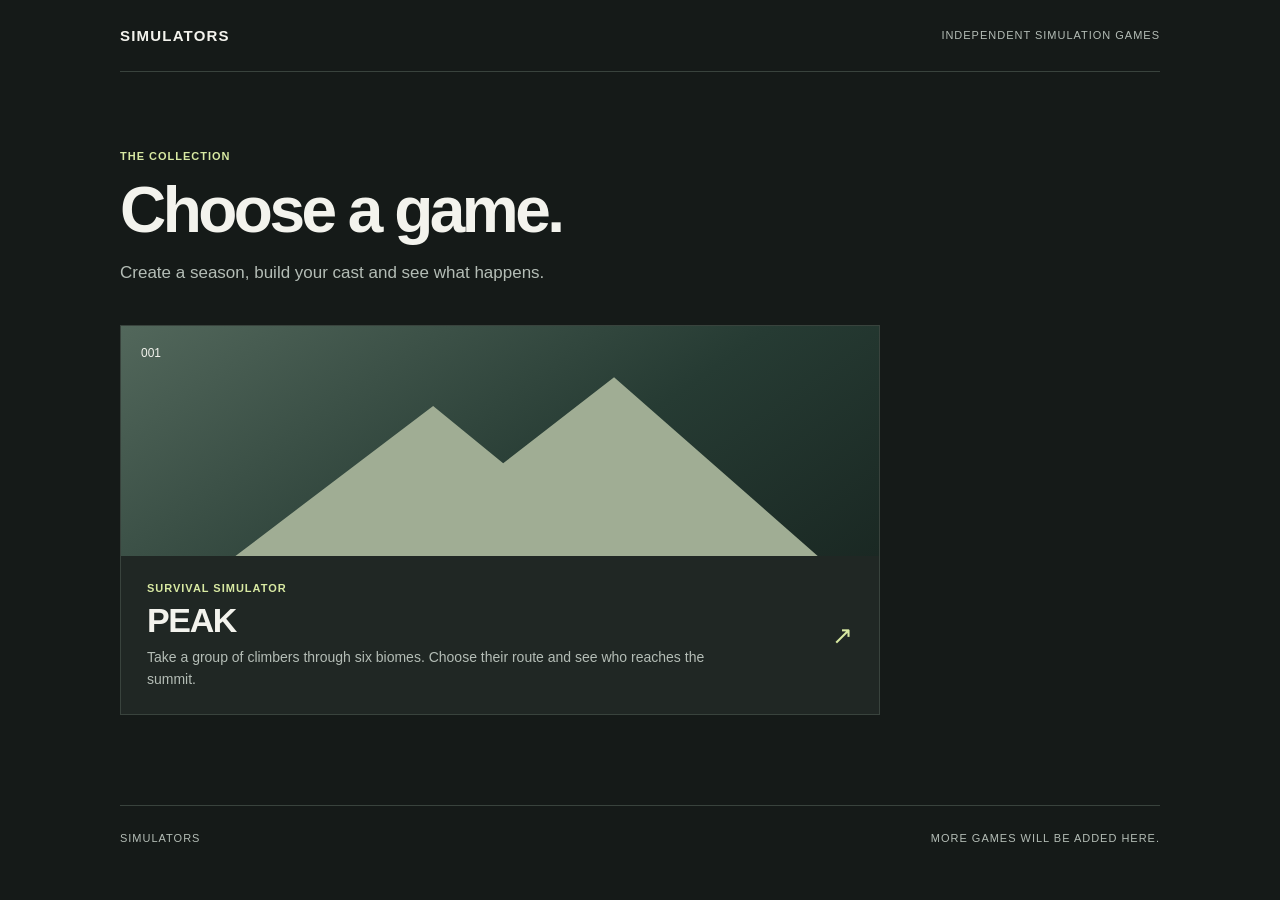
<file: index.html>
<!doctype html>
<html lang="en"> 
<head>
<meta charset="utf-8">
<meta name="viewport" content="width=device-width, initial-scale=1">
<meta name="theme-color" content="#151a18">
<meta name="description" content="A collection of customisable simulation games.">
<title>Simulators</title>
<link rel="stylesheet" href="styles.css">
</head>
<body>
<div class="page">
<header class="header"><a class="brand" href="index.html">SIMULATORS</a><span class="header-note">INDEPENDENT SIMULATION GAMES</span></header>
<main>
<section class="intro"><p class="kicker">THE COLLECTION</p><h1>Choose a game.</h1><p class="intro-copy">Create a season, build your cast and see what happens.</p></section>
<section class="games" aria-label="Available simulators">
<a class="game-card" href="peak/index.html">
<div class="game-image"><span>001</span><div class="mountain-shape"></div></div>
<div class="game-details"><div><p class="kicker">SURVIVAL SIMULATOR</p><h2>PEAK</h2><p>Take a group of climbers through six biomes. Choose their route and see who reaches the summit.</p></div><span class="arrow" aria-hidden="true">↗</span></div>
</a>
</section>
</main>
<footer><span>SIMULATORS</span><span>MORE GAMES WILL BE ADDED HERE.</span></footer>
</div>
</body>
</html>
</file>
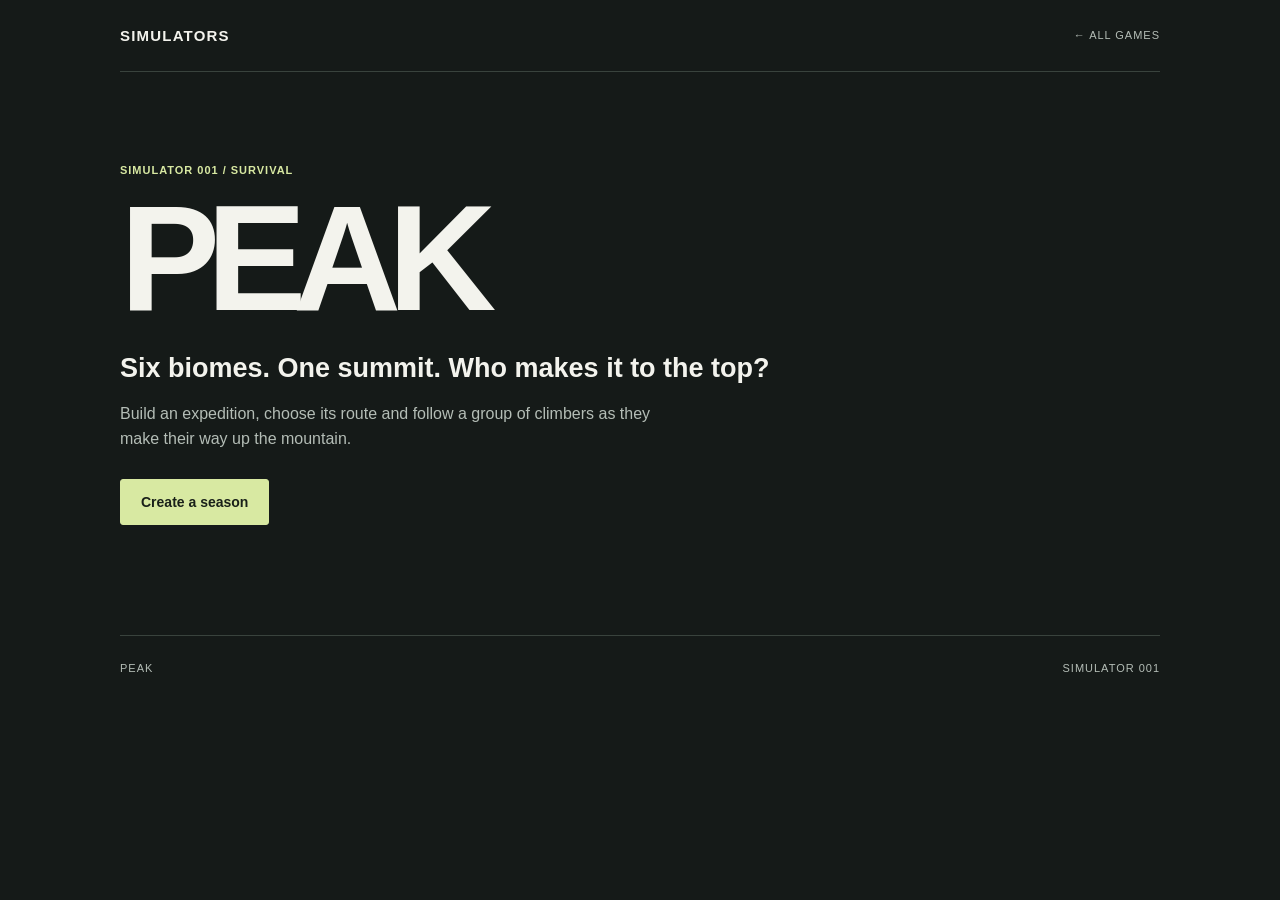
<file: peak/index.html>
<!doctype html>
<html lang="en">
<head> 
<meta charset="utf-8">
<meta name="viewport" content="width=device-width, initial-scale=1">
<meta name="theme-color" content="#151a18">
<title>PEAK</title>
<link rel="stylesheet" href="../styles.css">
<link rel="stylesheet" href="peak.css">
</head>
<body>
<div class="page">
<header class="header"><a class="brand" href="../index.html">SIMULATORS</a><a class="header-note" href="../index.html">← ALL GAMES</a></header>
<main>
<section class="peak-intro">
<p class="kicker">SIMULATOR 001 / SURVIVAL</p>
<h1>PEAK</h1>
<p class="peak-summary">Six biomes. One summit. Who makes it to the top?</p>
<p class="peak-description">Build an expedition, choose its route and follow a group of climbers as they make their way up the mountain.</p>
<button class="button" id="startSetup" type="button">Create a season</button>
</section>
<section class="setup hidden" id="setupSection">
<div class="section-heading"><div><p class="kicker">NEW SEASON · STEP 1 OF 5</p><h2>Season details</h2></div></div>
<form id="seasonForm">
<div class="field"><label for="seasonName">Season name</label><input id="seasonName" name="seasonName" maxlength="50" required value="The Long Way Up" autocomplete="off"></div>
<div class="field"><label for="climberCount">Number of climbers</label><input id="climberCount" name="climberCount" type="number" min="4" max="24" required value="16"></div>
<div class="field"><label for="seasonMode">Season length</label><select id="seasonMode" name="seasonMode"><option value="standard">Standard</option><option value="extended">Extended</option></select></div>
<p class="form-help">Every route starts at Shore and ends at The Peak.</p>
<div class="form-actions"><button class="button button-secondary" id="cancelSetup" type="button">Cancel</button><button class="button" type="submit">Continue to biomes →</button></div>
<p class="form-error" id="formError" role="alert"></p>
</form>
</section>
</main>
<footer><span>PEAK</span><span>SIMULATOR 001</span></footer>
</div>
<script src="peak.js"></script>
</body>
</html>
</file>
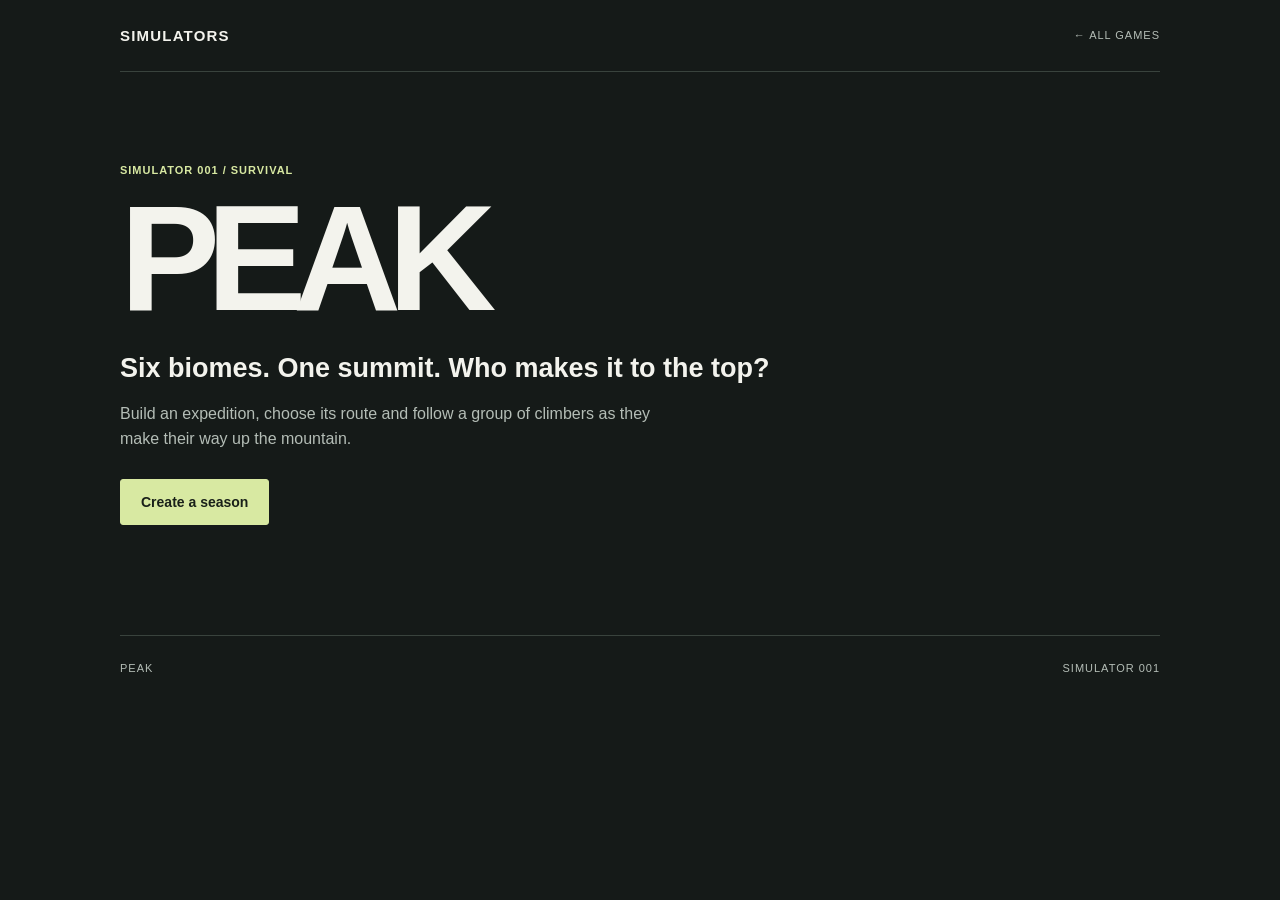
<file: peak/biomes.html>
<!doctype html>
<html lang="en">
<head>
<meta charset="utf-8">
<meta name="viewport" content="width=device-width, initial-scale=1">
<meta name="theme-color" content="#151a18"> 
<title>PEAK · Choose your route</title>
<link rel="stylesheet" href="../styles.css">
<link rel="stylesheet" href="peak.css">
<link rel="stylesheet" href="biomes.css">
</head>
<body>
<div class="page">
<header class="header"><a class="brand" href="../index.html">SIMULATORS</a><a class="header-note" href="index.html">← SEASON DETAILS</a></header>
<main class="biome-page">
<div class="step-label"><span>STEP 2 OF 5</span><span>BIOME ROUTE</span></div>
<section class="route-intro"><p class="kicker">EXPEDITION SETUP</p><h1>Choose your route</h1><p>Pick one biome at each fork. Your fourth choice determines the fifth biome.</p></section>
<div class="route-list">
<section class="route-row fixed"><div class="route-index">1</div><div class="route-content"><h2>Shore</h2><p>Starting biome · always included</p></div><span class="route-state">FIXED</span></section>
<section class="route-row"><div class="route-index">2</div><div class="route-content"><h2>Second biome</h2><div class="choices"><button type="button" class="choice selected" data-slot="second" data-value="tropics" aria-pressed="true">Tropics</button><button type="button" class="choice" data-slot="second" data-value="roots" aria-pressed="false">Roots</button></div></div></section>
<section class="route-row"><div class="route-index">3</div><div class="route-content"><h2>Third biome</h2><div class="choices"><button type="button" class="choice selected" data-slot="third" data-value="mesa" aria-pressed="true">Mesa</button><button type="button" class="choice" data-slot="third" data-value="alpine" aria-pressed="false">Alpine</button></div></div></section>
<section class="route-row"><div class="route-index">4</div><div class="route-content"><h2>Fourth biome</h2><div class="choices"><button type="button" class="choice selected" data-slot="fourth" data-value="gloom" aria-pressed="true">Gloom</button><button type="button" class="choice" data-slot="fourth" data-value="caldera" aria-pressed="false">Caldera</button></div></div></section>
<section class="route-row linked"><div class="route-index">5</div><div class="route-content"><h2 id="fifthTitle">The Citadel</h2><p id="fifthDescription">Automatically paired with Gloom.</p></div><span class="route-state">LINKED</span></section>
<section class="route-row fixed"><div class="route-index">6</div><div class="route-content"><h2>The Peak</h2><p>Final destination · always included</p></div><span class="route-state">FIXED</span></section>
</div>
<div class="route-actions"><a class="back-button" href="index.html">Back</a><div><p class="save-message" id="saveMessage" role="status"></p><button class="button" id="saveRoute" type="button">Save route</button></div></div>
</main>
<footer><span>PEAK</span><span>SIMULATOR 001</span></footer>
</div>
<script src="biomes.js"></script>
</body>
</html>
</file>
<file: styles.css>
:root{color-scheme:dark;--bg:#151a18;--surface:#202724;--surface-hover:#27312c;--text:#f3f3ed;--muted:#b4bdb6;--line:#39433d;--accent:#d8e9a2;font-family:Arial, Helvetica,sans-serif}*{box-sizing:border-box}body{margin:0;background:var(--bg);color:var(--text);font-family:Arial,Helvetica,sans-serif;font-size:16px;line-height:1.55}a{color:inherit;text-decoration:none}.page{width:min(100% - 48px,1040px);margin:0 auto}.header{height:72px;display:flex;align-items:center;justify-content:space-between;border-bottom:1px solid var(--line)}.brand{font-size:15px;font-weight:700;letter-spacing:.08em}.header-note,.kicker,footer{font-size:11px;letter-spacing:.09em;color:var(--muted)}.intro{padding:76px 0 38px}.kicker{margin:0 0 12px;color:var(--accent);font-weight:700}.intro h1{font-size:clamp(38px,6vw,64px);letter-spacing:-.055em;line-height:1.05;margin:0}.intro-copy{color:var(--muted);font-size:17px;margin:16px 0 0}.games{padding-bottom:90px}.game-card{display:block;max-width:760px;background:var(--surface);border:1px solid var(--line);transition:background .15s,border-color .15s}.game-card:hover,.game-card:focus-visible{background:var(--surface-hover);border-color:var(--accent)}.game-image{height:230px;position:relative;overflow:hidden;background:linear-gradient(145deg,#52675b,#263b33 60%,#1a2823)}.game-image>span{position:absolute;top:18px;left:20px;font-size:12px;color:#f3f3ed}.mountain-shape{position:absolute;left:15%;right:8%;bottom:-1px;height:78%;background:#a0ad94;clip-path:polygon(0 100%,34% 16%,46% 48%,65% 0,100% 100%)}.game-details{display:flex;justify-content:space-between;gap:25px;align-items:center;padding:24px 26px}.game-details .kicker{margin-bottom:5px}.game-details h2{font-size:34px;line-height:1.1;margin:0 0 8px;letter-spacing:-.04em}.game-details p:last-child{max-width:560px;margin:0;color:var(--muted);font-size:14px}.arrow{font-size:25px;color:var(--accent)}footer{min-height:65px;border-top:1px solid var(--line);display:flex;justify-content:space-between;align-items:center;gap:15px}@media(max-width:600px){.page{width:min(100% - 32px,1040px)}.header{height:62px}.header-note{font-size:9px}.intro{padding:55px 0 30px}.game-image{height:175px}.game-details{padding:20px;gap:12px}.game-details h2{font-size:30px}footer{font-size:9px}}
</file>
<file: peak/peak.css>
.peak-intro{max-width:690px;padding:90px 0 110px}.peak-intro h1{font-size:clamp(76px,14vw,150px);line-height:.9;letter-spacing:-.09em;margin:0 0 22px}.peak-summary{font-size:clamp(20px,3vw,27px);font-weight:600;margin:0 0 12px}.peak-description{max-width:540px;color:var(--muted);font-size:16px;margin:0 0 28px}.button{display:inline-flex;align-items:center;justify-content:center;min-height:46px;padding:0 20px;background:var(--accent);color:#192019;border:1px solid var(--accent);border-radius:3px;font:700 14px Arial,Helvetica,sans-serif;cursor:pointer}.button:hover,.button:focus-visible{background:#e7f3c4}.button-secondary{background:transparent;color:var(--text);border-color:var(--line)}.button-secondary:hover{background:var(--surface)}.setup{max-width:650px;padding:30px 0 90px;border-top:1px solid var(--line)}.hidden{display:none!important}.section-heading h2{font-size:30px;margin:0 0 24px;letter-spacing:-.04em}.field{margin:0 0 20px}.field label{display:block;font-size:14px;font-weight:700;margin-bottom:8px}.field input,.field select{display:block;width:100%;min-height:46px;padding:10px 12px;border:1px solid #58635b;border-radius:3px;background:#202724;color:var(--text);font:16px Arial,Helvetica,sans-serif}.field input:focus,.field select:focus{outline:2px solid var(--accent);outline-offset:2px}.form-help{color:var(--muted);font-size:13px;margin:22px 0}.form-actions{display:flex;justify-content:space-between;gap:12px;margin-top:26px}.form-error{min-height:20px;color:#ffb4a9;font-size:13px;margin:12px 0 0}@media(max-width:600px){.peak-intro{padding:65px 0 75px}.peak-description{font-size:15px}.form-actions{flex-direction:column-reverse}.form-actions .button{width:100%}}
</file>
<file: peak/biomes.css>
.biome-page{max-width:760px;margin:0 auto;padding:48px 0 90px}.step-label{display:flex;justify-content:space-between; padding-bottom:14px;border-bottom:1px solid var(--line);font-size:11px;font-weight:700;letter-spacing:.08em;color:var(--muted)}.route-intro{padding:42px 0 28px}.route-intro h1{font-size:clamp(36px,6vw,54px);letter-spacing:-.055em;line-height:1.05;margin:0 0 12px}.route-intro>p:last-child{color:var(--muted);margin:0}.route-list{border-top:1px solid var(--line)}.route-row{display:grid;grid-template-columns:34px 1fr auto;gap:16px;align-items:center;padding:21px 15px;border-bottom:1px solid var(--line)}.route-index{font-size:13px;font-weight:700;color:var(--muted)}.route-content h2{font-size:18px;margin:0 0 9px}.route-content p{font-size:13px;color:var(--muted);margin:0}.route-state{font-size:10px;font-weight:700;letter-spacing:.07em;color:var(--muted)}.linked{background:#202724}.choices{display:flex;gap:9px;flex-wrap:wrap}.choice{min-width:100px;padding:10px 15px;border:1px solid #59645c;border-radius:3px;background:transparent;color:var(--text);font:inherit;font-size:14px;cursor:pointer}.choice:hover,.choice:focus-visible{border-color:var(--accent)}.choice.selected{background:var(--accent);border-color:var(--accent);color:#192019;font-weight:700}.route-actions{display:flex;justify-content:space-between;align-items:center;padding-top:25px}.route-actions>div{display:flex;align-items:center;gap:15px}.back-button{font-size:14px;color:var(--muted);text-decoration:underline;text-underline-offset:4px}.save-message{font-size:13px;color:var(--accent);margin:0}.save-message:empty{display:none}@media(max-width:600px){.biome-page{padding-top:32px}.route-row{grid-template-columns:24px 1fr auto;padding:18px 5px;gap:10px}.choice{min-width:90px}.route-actions,.route-actions>div{align-items:stretch;flex-direction:column}.route-actions>div{width:100%}.route-actions .button{width:100%}}
</file>
